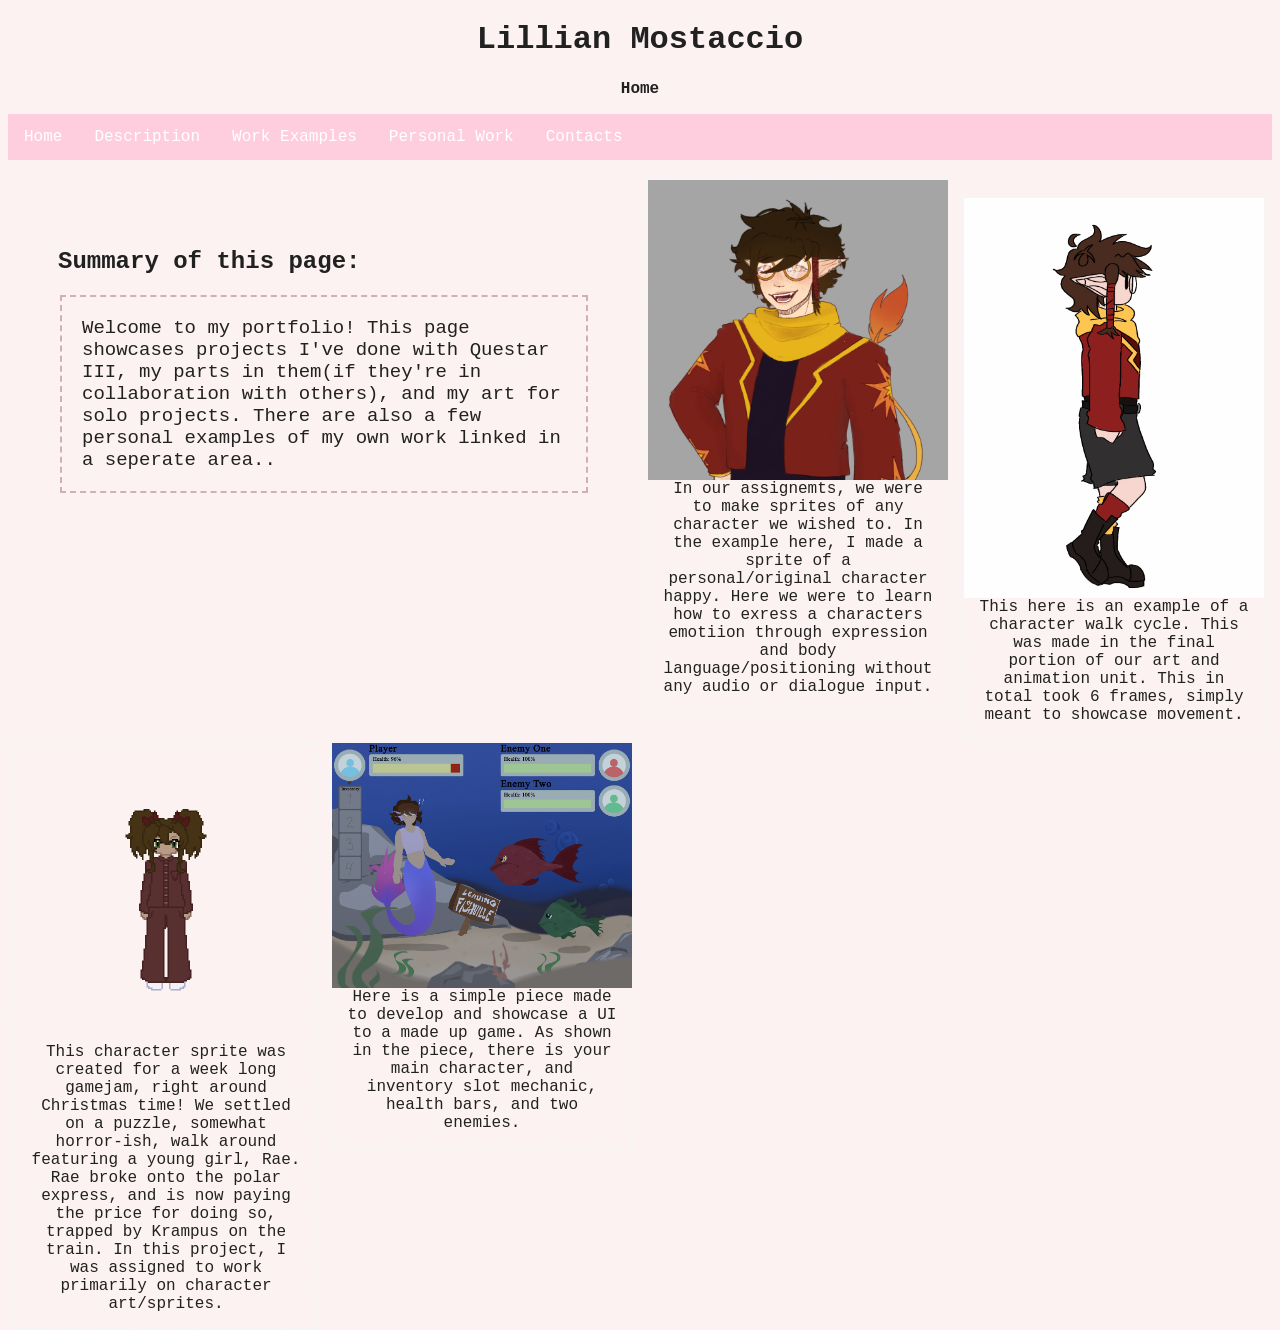
<file: index.html>
<!DOCTYPE html>
<html>
  <head lang="en">
    <title>Lillian Mostaccio' portfolio Main Page</title>
      <link rel="stylesheet" href="Style_Sheet.css">
  </head>
  <body>
      <h1 class="center">Lillian Mostaccio</h1>
      <p class="center"><b>Home</b>
      <ul>
         <li><a href="index.html">Home</a></li>
         <li><a href="description.html">Description</a></li>
         <li><a href="work-examples.html">Work Examples</a></li>
         <li><a href="personal-work.html">Personal Work</a></li>
         <li><a href="contacts.html">Contacts</a></li>
      </ul>
 
      <br>
      
      <div class="column">
          <h2>Summary of this page:</h2>
          <p class="box">Welcome to my portfolio! This page showcases projects I've done with Questar III, my parts in them(if they're in collaboration with others), and my art for solo projects. There are also a few personal examples of my own work linked in a seperate area..</p>
         </div>

         <div class="responsive">
          <div class="gallery">
           <a>
             <img src="images/Happy_Sorren.png.png" alt="HappySprite" width="600" height="400">
           </a>
          <div class="desc">In our assignemts, we were to make sprites of any character we wished to. In the example here, I made a sprite of a personal/original character happy. Here we were to learn how to exress a characters emotiion through expression and body language/positioning without any audio or dialogue input.</div>
        </div>
      </div>
          
          <br>
         
       <div class="responsive">
          <div class="gallery">
            <a>
              <img src="images/walk1(1).gif" alt="CharacterWalk" width="600" height="400">
            </a>
            <div class="desc">This here is an example of a character walk cycle. This was made in the final portion of our art and animation unit. This in total took 6 frames, simply meant to showcase movement.</div>
          </div>
        </div>
                  
          <br>

          <div class="responsive">
            <div class="gallery">
              <a>
                <img src="images/Rae_front_idle_new(1).gif" alt="RaeFrontIdle" width="600" height="400">
              </a>
              <div class="desc">This character sprite was created for a week long gamejam, right around Christmas time! We settled on a puzzle, somewhat horror-ish, walk around featuring a young girl, Rae. Rae broke onto the polar express, and is now paying the price for doing so, trapped by Krampus on the train. In this project, I was assigned to work primarily on character art/sprites. </div>
            </div>
          </div>

            <div class="responsive">
              <div class="gallery">
                <a>
                  <img src="images/4.2.png" alt="Game Screen Mockup" width="600" height="400">
                </a>
                <div class="desc">Here is a simple piece made to develop and showcase a UI to a made up game. As shown in the piece, there is your main character, and inventory slot mechanic, health bars, and two enemies.</div>
              </div>
          </div>


          
    </body>
</html>
</file>
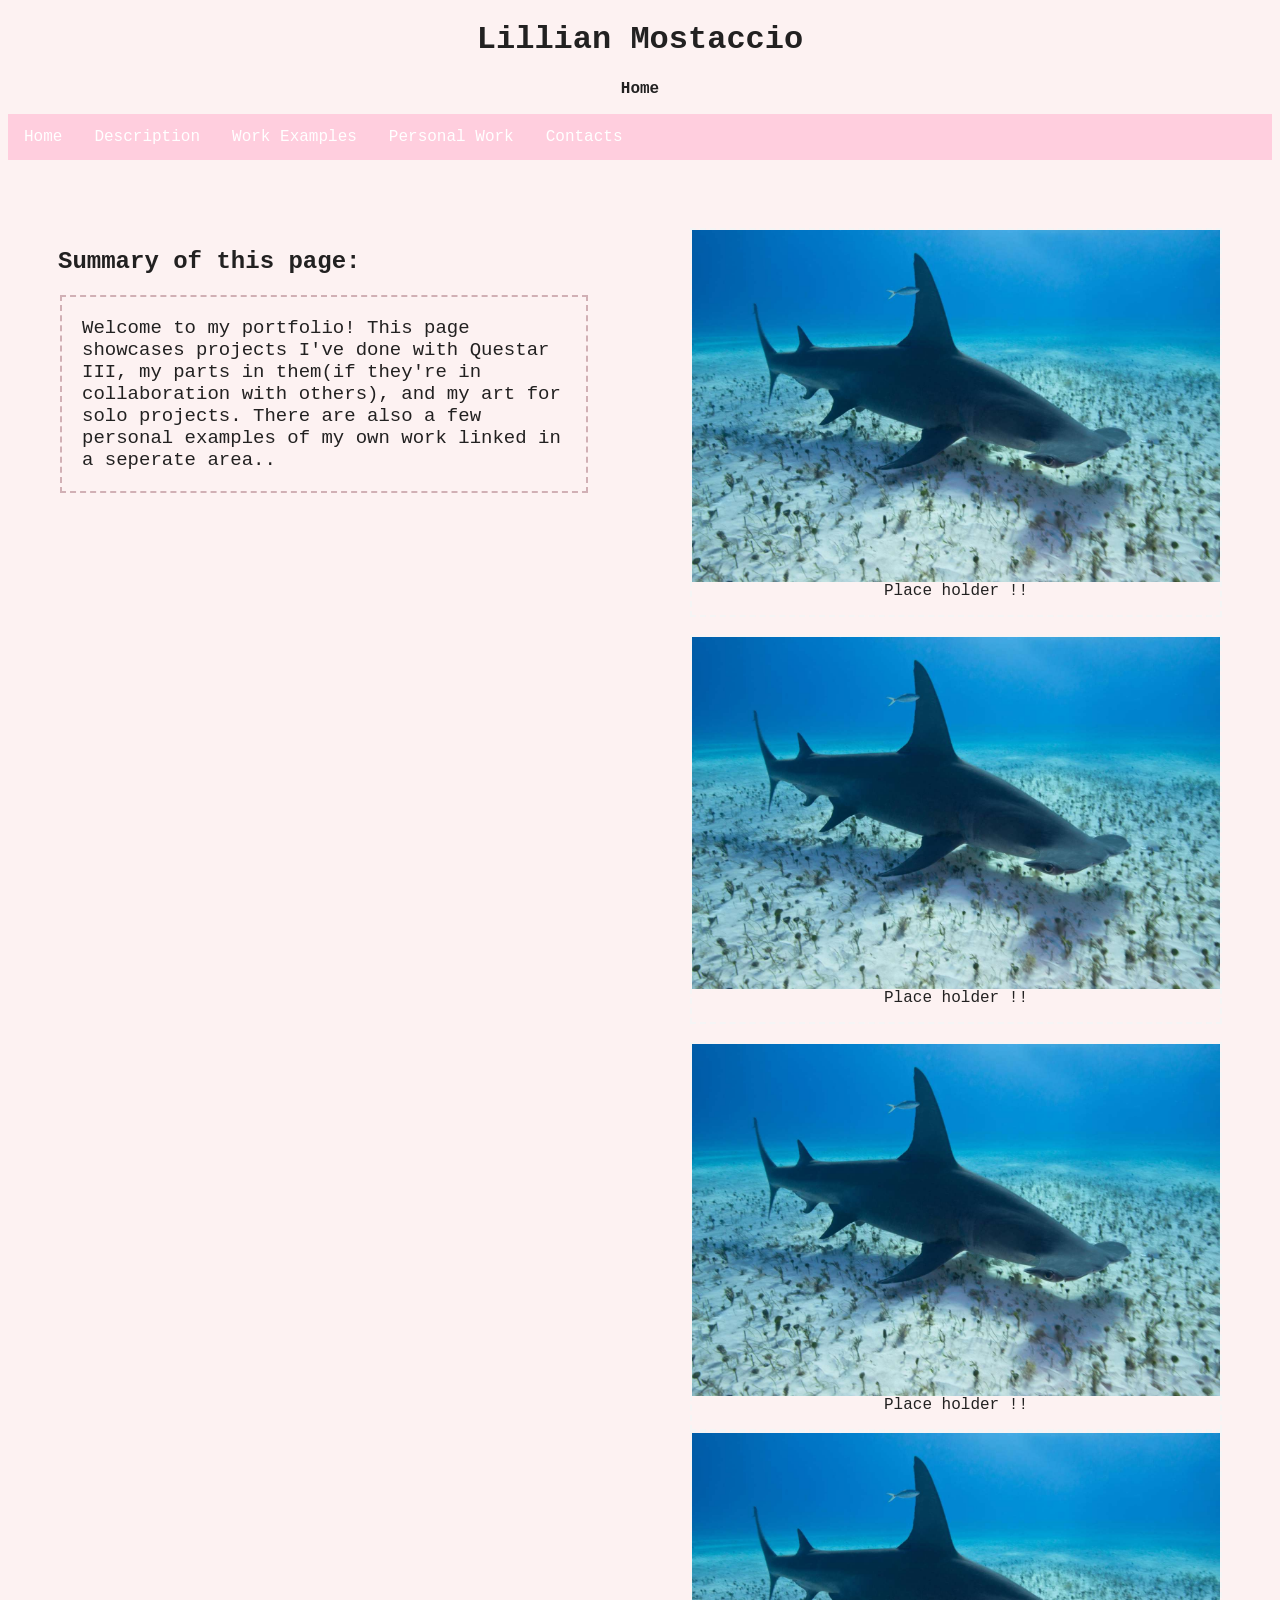
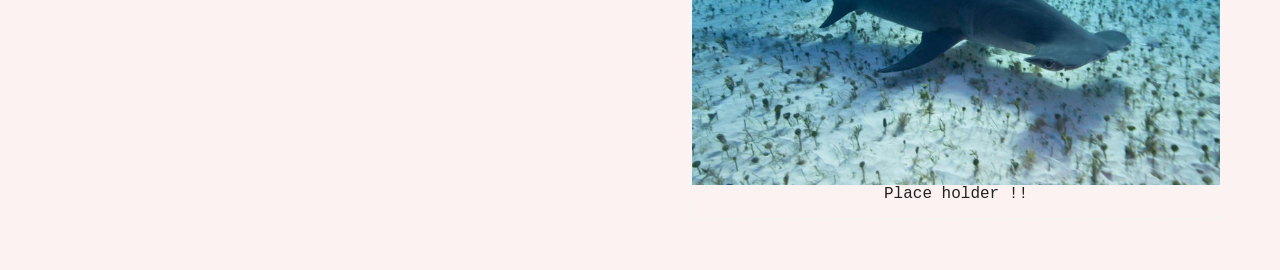
<file: Portfolio Website/index.html>
<!DOCTYPE html>
<html>
  <head lang="en">
    <title>Lillian Mostaccio' portfolio Main Page</title>
      <link rel="stylesheet" href="Style_Sheet.css">
  </head>
  <body>
      <h1 class="center">Lillian Mostaccio</h1>
      <p class="center"><b>Home</b>
      <ul>
         <li><a href="index.html">Home</a></li>
         <li><a href="description.html">Description</a></li>
         <li><a href="work-examples.html">Work Examples</a></li>
         <li><a href="personal-work.html">Personal Work</a></li>
         <li><a href="contacts.html">Contacts</a></li>
      </ul>
 
      <br>
      
      <div class="column">
          <h2>Summary of this page:</h2>
          <p class="box">Welcome to my portfolio! This page showcases projects I've done with Questar III, my parts in them(if they're in collaboration with others), and my art for solo projects. There are also a few personal examples of my own work linked in a seperate area..</p>
         </div>

         <div class="column">
          <div class="responsive2">
            <div class="gallery">
              <a target="_blank" href="images/hammer-head.jpg">
                <img src="images/hammer-head.jpg" alt="Cinque Terre" width="600" height="400">
              </a>
              <div class="desc">Place holder !!</div>
            </div>
          </div>
          
          <br>
         
          <div class="responsive2">
            <div class="gallery">
              <a target="_blank" href="images/hammer-head.jpg">
                <img src="images/hammer-head.jpg" alt="Cinque Terre" width="600" height="400">
              </a>
              <div class="desc">Place holder !!</div>
            </div>
          </div>
          
          <br>

          <div class="responsive2">
            <div class="gallery">
              <a target="_blank" href="images/hammer-head.jpg">
                <img src="images/hammer-head.jpg" alt="Cinque Terre" width="600" height="400">
              </a>
              <div class="desc">Place holder !!</div>
            </div>
          </div>

          <div class="responsive2">
            <div class="gallery">
              <a target="_blank" href="images/hammer-head.jpg">
                <img src="images/hammer-head.jpg" alt="Cinque Terre" width="600" height="400">
              </a>
              <div class="desc">Place holder !!</div>
            </div>
          </div>
          </div>


          
    </body>
</html>
</file>
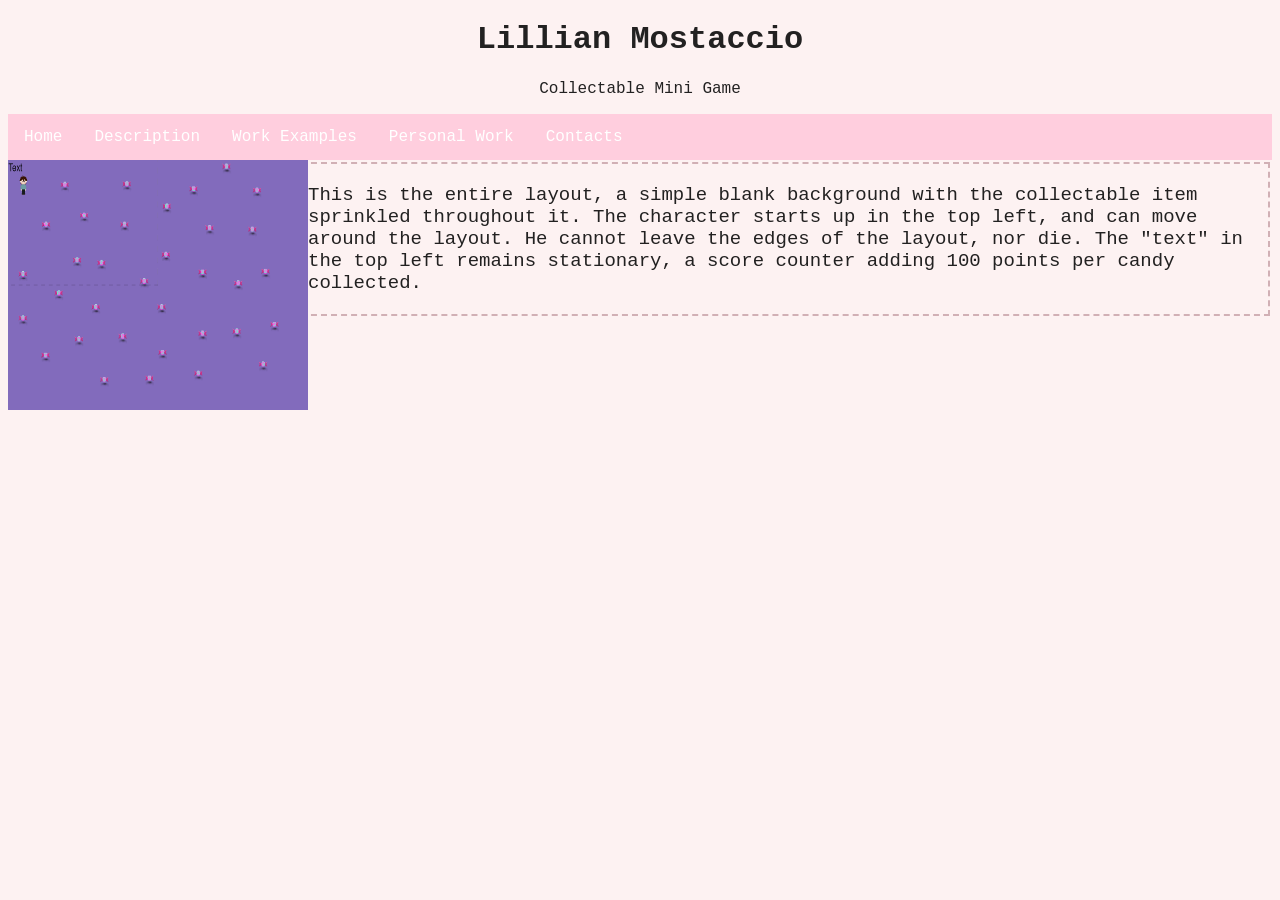
<file: Collectable.html>
<!DOCTYPE html>
<html>    
    <head>
        <link rel="stylesheet" href="Style_Sheet.css">
    </head>
        <body>
            <h1 class="center">Lillian Mostaccio</h1>
            <p class="center">Collectable Mini Game</p>
            <ul>
                <li><a href="Home.html">Home</a></li>
                <li><a href="description.html">Description</a></li>
                <li><a href="work-examples.html">Work Examples</a></li>
                <li><a href="personal-work.html">Personal Work</a></li>
                <li><a href="contacts.html">Contacts</a></li>
           </ul>

         <div class="clearfix">
           <img src="images/Layout.png" alt="Layout" width="300px" height="250px">
           <p class="descriptions">This is the entire layout, a simple blank background with the collectable item sprinkled throughout it. The character starts up in the top left, and can move around the layout. He cannot leave the edges of the layout, nor die. The "text" in the top left remains stationary, a score counter adding 100 points per candy collected.</p>
        </div>
        </body>
</html>
</file>
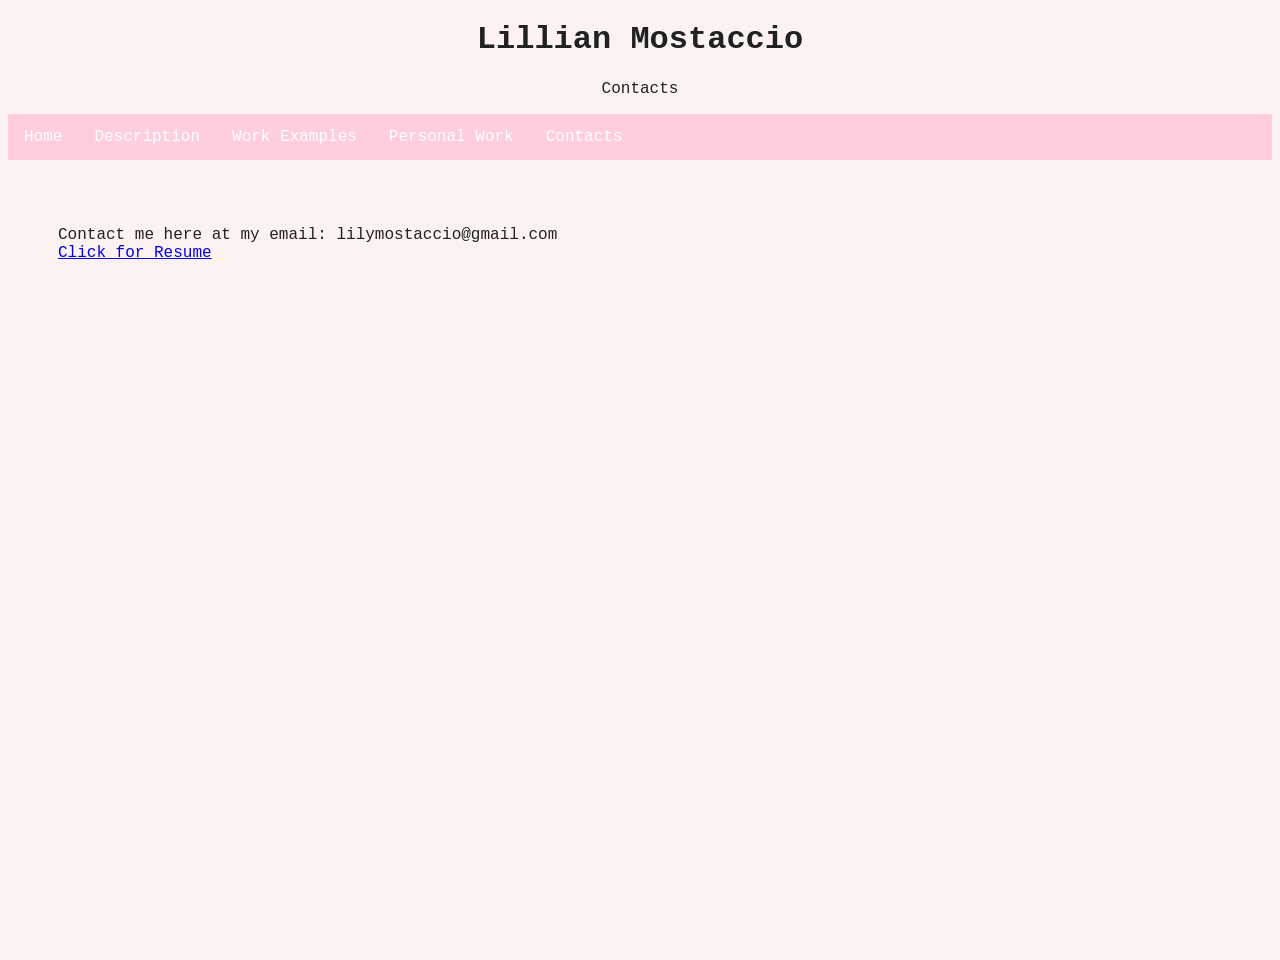
<file: contacts.html>
<!DOCTYPE html>
<html lang="en">
  <head>
    <title>Lillian Mostaccio' portfolio Contacts Page</title>
      <link rel="stylesheet" href="Style_Sheet.css">
  </head>
    <body>
        <h1 class="center">Lillian Mostaccio</h1>
        <p class="center">Contacts</p>
        <ul>
            <li><a href="index.html">Home</a></li>
            <li><a href="description.html">Description</a></li>
            <li><a href="work-examples.html">Work Examples</a></li>
            <li><a href="personal-work.html">Personal Work</a></li>
            <li><a href="contacts.html">Contacts</a></li>
          </ul>
          
            <p class="column">Contact me here at my email: lilymostaccio@gmail.com
                <br>
                <a href="https://docs.google.com/document/d/1er2MoMxpqmd6e6YoC8dGd00W49mmPfb8i03fbNG2Qgk/edit?tab=t.0">Click for Resume</a>
                <br>
                <iframe src="https://docs.google.com/forms/d/e/1FAIpQLSc1mFF3vcrpUPZbq64NCImBkZOX6iBnLFDld7WrCmq-4WhrIA/viewform?embedded=true" width="640" height="627" frameborder="0" marginheight="0" marginwidth="0">Loading…</iframe>
            </p>

    </body>
</html>
</file>
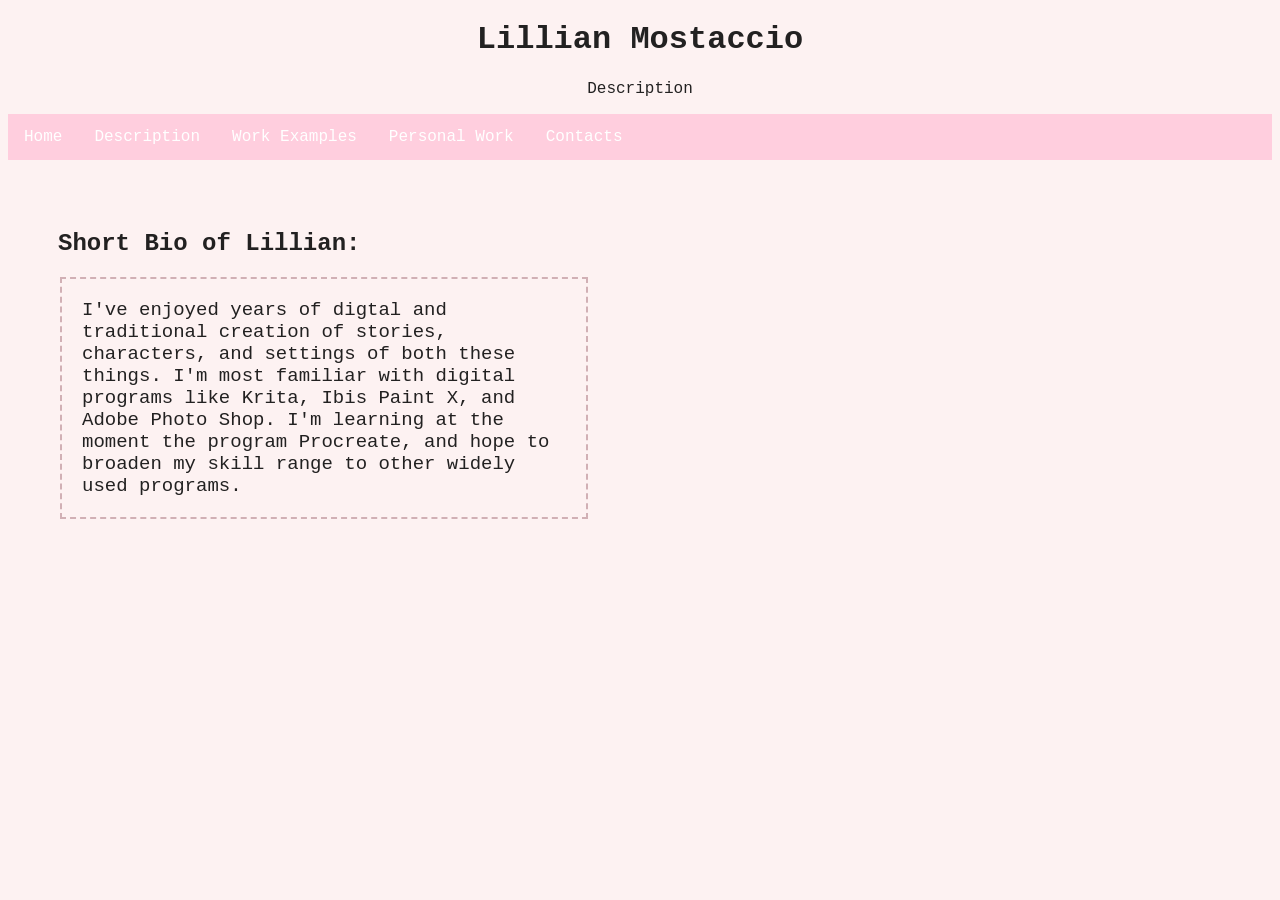
<file: description.html>
<!DOCTYPE html>
<html lang="en">
  <head>
    <title>Lillian Mostaccio' portfolio Summary Page</title>
      <link rel="stylesheet" href="Style_Sheet.css">
  </head>
    <body>
        <h1 class="center">Lillian Mostaccio</h1>
        <p class="center">Description</p>
        <ul>
            <li><a href="index.html">Home</a></li>
            <li><a href="description.html">Description</a></li>
            <li><a href="work-examples.html">Work Examples</a></li>
            <li><a href="personal-work.html">Personal Work</a></li>
            <li><a href="contacts.html">Contacts</a></li>
          </ul>
          
          <div class="column">
            <h2>Short Bio of Lillian:</h2>
            <p class="box">I've enjoyed years of digtal and traditional creation of stories, characters, and settings of both these things. I'm most familiar with digital programs like Krita, Ibis Paint X, and Adobe Photo Shop. I'm learning at the moment the program Procreate, and hope to broaden my skill range to other widely used programs. </p>
           </div>  

    </body>
</html>
</file>
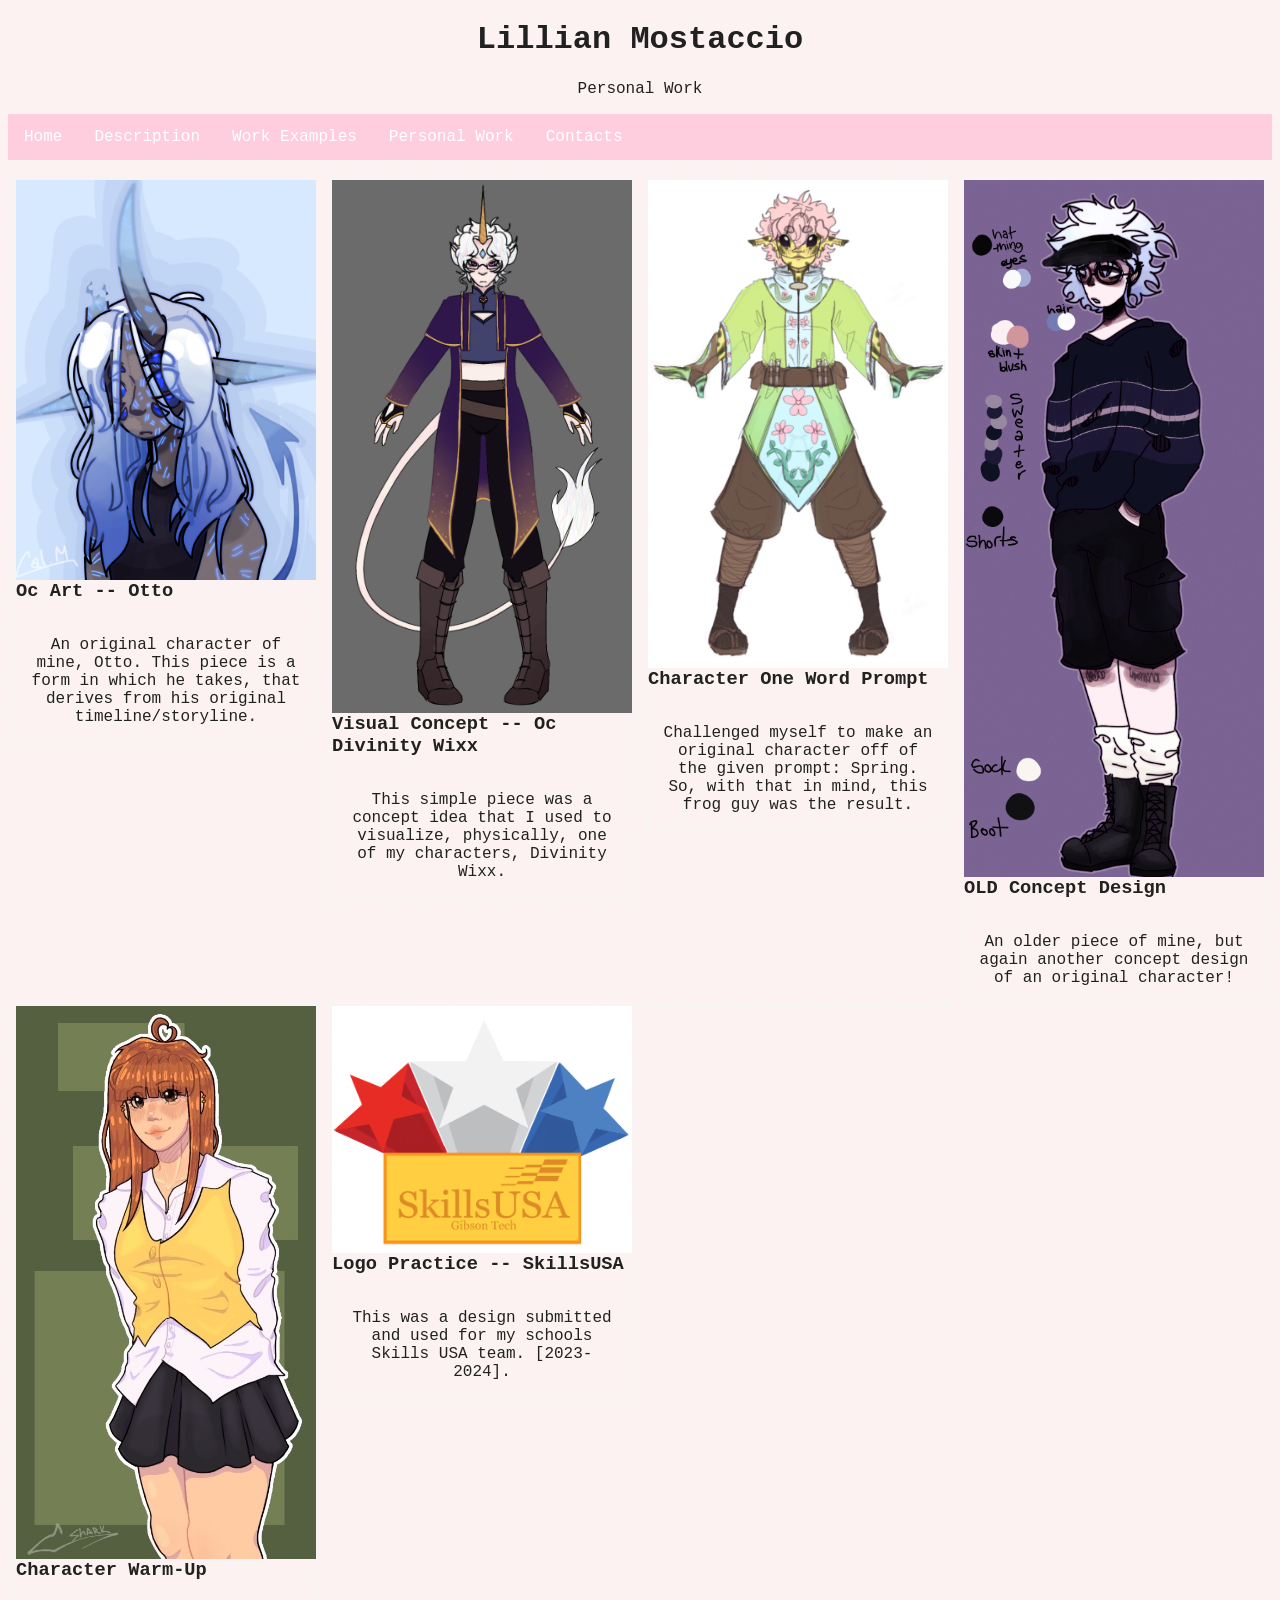
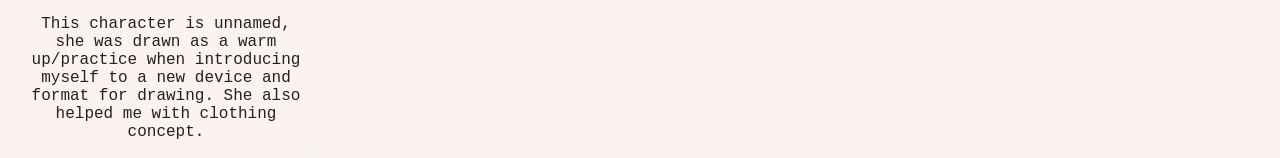
<file: personal-work.html>
<!DOCTYPE html>
<html lang="en">
  <head>
    <title>Lillian Mostaccio' portfolio Personal Work Examples</title>
      <link rel="stylesheet" href="Style_Sheet.css">
  </head>
    <body>
        <h1 class="center">Lillian Mostaccio</h1>
        <p class="center">Personal Work</p>
        <ul>
            <li><a href="index.html">Home</a></li>
            <li><a href="description.html">Description</a></li>
            <li><a href="work-examples.html">Work Examples</a></li>
            <li><a href="personal-work.html">Personal Work</a></li>
            <li><a href="contacts.html">Contacts</a></li>
          </ul>

          <br>
          
          <div class="responsive">
            <div class="gallery">
              <a>
                <img src="images/otto-v2.jpeg" alt="Otto second outcome" width="600" height="400">
              </a>
              <h3>Oc Art -- Otto</h3>
              <div class="desc">An original character of mine, Otto. This piece is a form in which he takes, that derives from his original timeline/storyline.</div>
            </div>
          </div>
          
          <div class="responsive">
            <div class="gallery">
              <a>
                <img src="images/oc-concept.jpeg" alt="Character Concept" width="600" height="400">
              </a>
              <h3>Visual Concept -- Oc Divinity Wixx</h3>
              <div class="desc">This simple piece was a concept idea that I used to visualize, physically, one of my characters, Divinity Wixx.</div>
            </div>
          </div>
          
          <div class="responsive">
            <div class="gallery">
              <a>
                <img src="images/FrogGuy.jpeg" alt="FrogFella" width="600" height="400">
              </a>
              <h3>Character One Word Prompt</h3>
              <div class="desc">Challenged myself to make an original character off of the given prompt: Spring. So, with that in mind, this frog guy was the result.</div>
            </div>
          </div>

          <div class="responsive">
            <div class="gallery">
              <a>
                <img src="images/Flurry.jpeg" alt="Flurry" width="600" height="400">
              </a>
              <h3>OLD Concept Design</h3>
              <div class="desc">An older piece of mine, but again another concept design of an original character!</div>
            </div>
          </div>

          <div class="responsive">
            <div class="gallery">
              <a>
                <img src="images/RandomDrawing.jpeg" alt="DrawingOfGirl" width="600" height="400">
              </a>
              <h3>Character Warm-Up</h3>
              <div class="desc">This character is unnamed, she was drawn as a warm up/practice when introducing myself to a new device and format for drawing. She also helped me with clothing concept.</div>
            </div>
          </div>

          <div class="responsive">
            <div class="gallery">
              <a>
                <img src="images/skills_logo.png" alt="LogoDesign" width="600" height="400">
              </a>
              <h3>Logo Practice -- SkillsUSA</h3>
              <div class="desc">This was a design submitted and used for my schools Skills USA team. [2023-2024].</div>
            </div>
          </div>

          <div class="responsive">
            <div class="gallery">
              <a>


    </body>
</html>
</file>
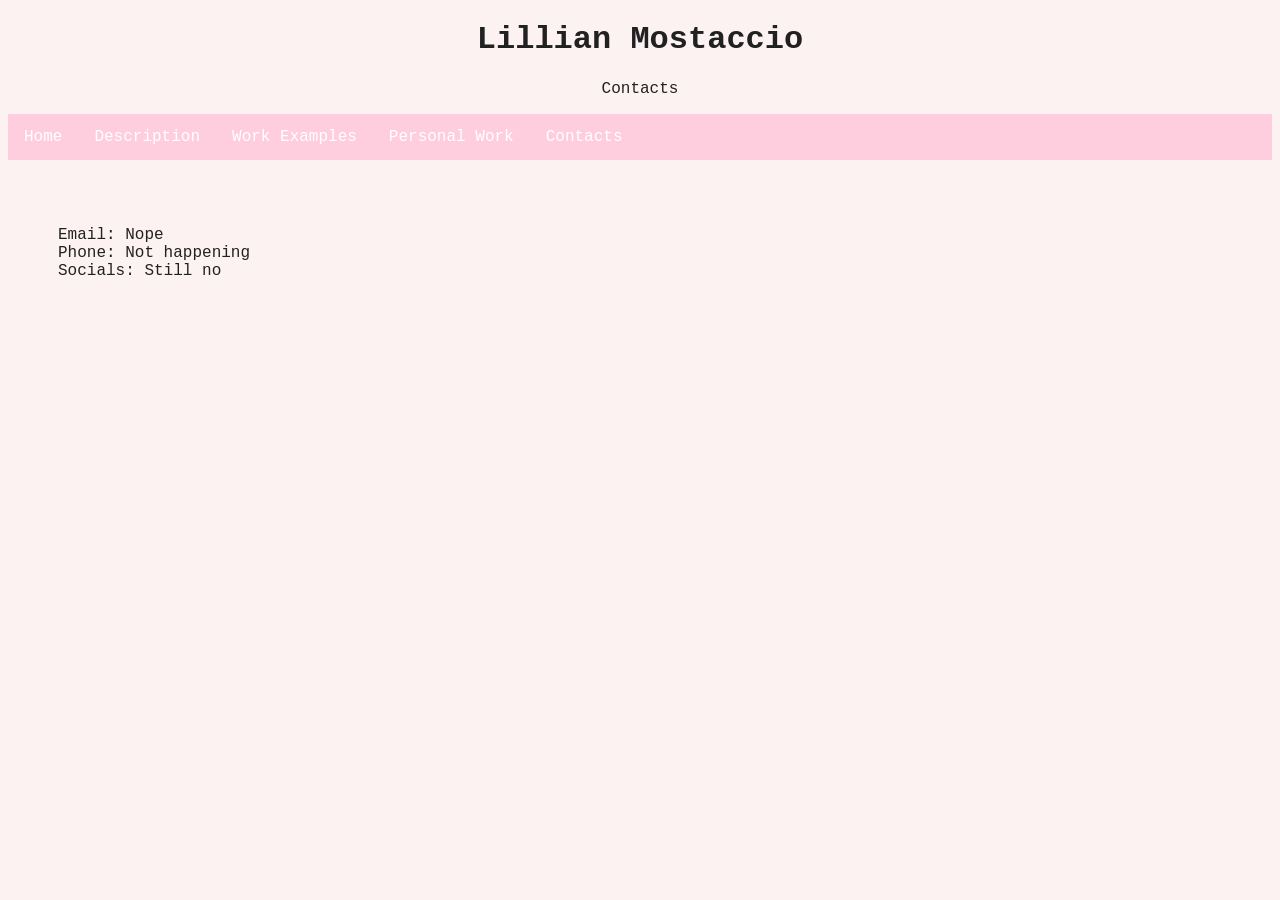
<file: Portfolio Website/contacts.html>
<!DOCTYPE html>
<html lang="en">
  <head>
    <title>Lillian Mostaccio' portfolio Contacts Page</title>
      <link rel="stylesheet" href="Style_Sheet.css">
  </head>
    <body>
        <h1 class="center">Lillian Mostaccio</h1>
        <p class="center">Contacts</p>
        <ul>
            <li><a href="index.html">Home</a></li>
            <li><a href="description.html">Description</a></li>
            <li><a href="work-examples.html">Work Examples</a></li>
            <li><a href="personal-work.html">Personal Work</a></li>
            <li><a href="contacts.html">Contacts</a></li>
          </ul>
          
            <p class="column">Email: Nope
                <br>
              Phone: Not happening
                <br>
              Socials: Still no
            </p>

    </body>
</html>
</file>
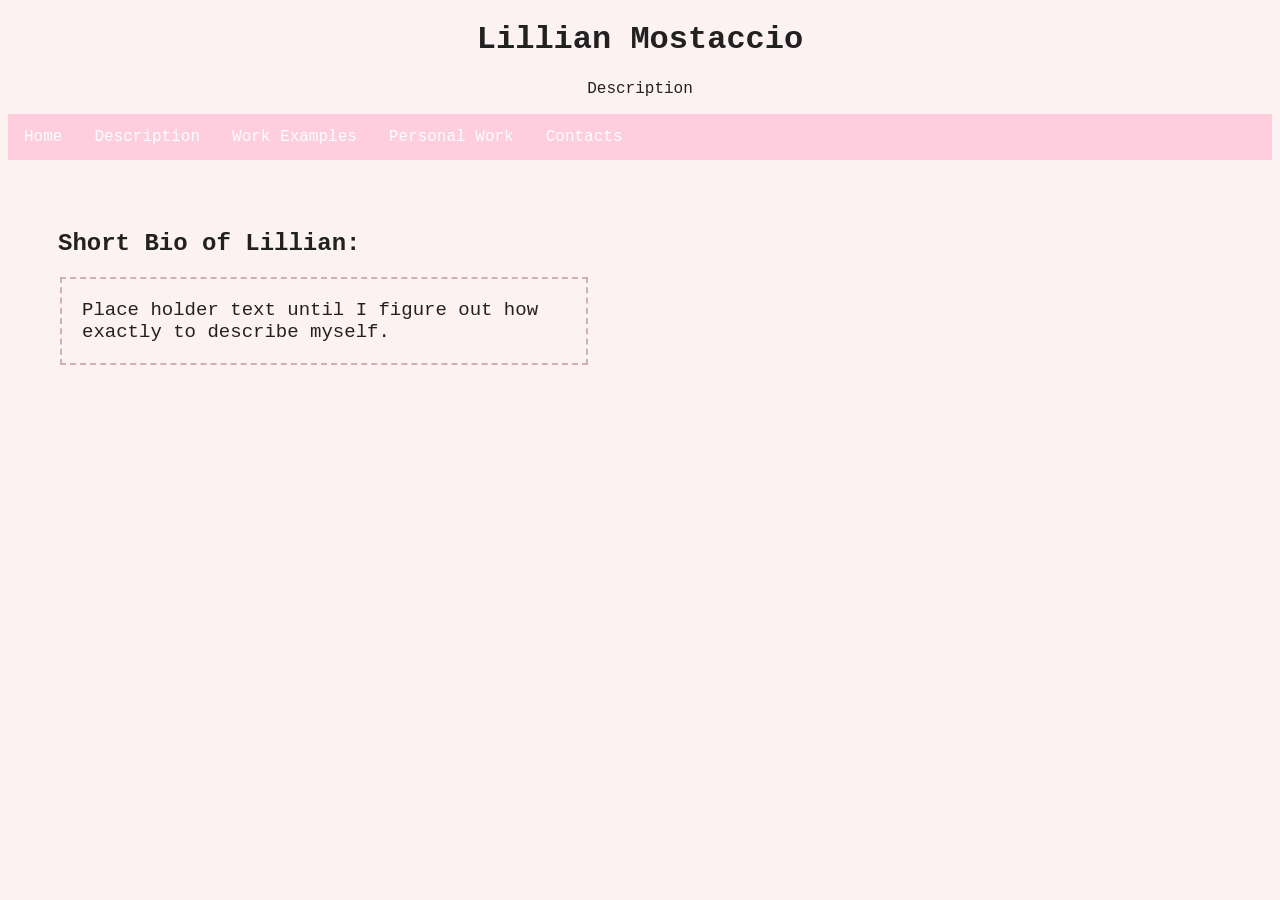
<file: Portfolio Website/description.html>
<!DOCTYPE html>
<html lang="en">
  <head>
    <title>Lillian Mostaccio' portfolio Summary Page</title>
      <link rel="stylesheet" href="Style_Sheet.css">
  </head>
    <body>
        <h1 class="center">Lillian Mostaccio</h1>
        <p class="center">Description</p>
        <ul>
            <li><a href="index.html">Home</a></li>
            <li><a href="description.html">Description</a></li>
            <li><a href="work-examples.html">Work Examples</a></li>
            <li><a href="personal-work.html">Personal Work</a></li>
            <li><a href="contacts.html">Contacts</a></li>
          </ul>
          
          <div class="column">
            <h2>Short Bio of Lillian:</h2>
            <p class="box">Place holder text until I figure out how exactly to describe myself.</p>
           </div>  

    </body>
</html>
</file>
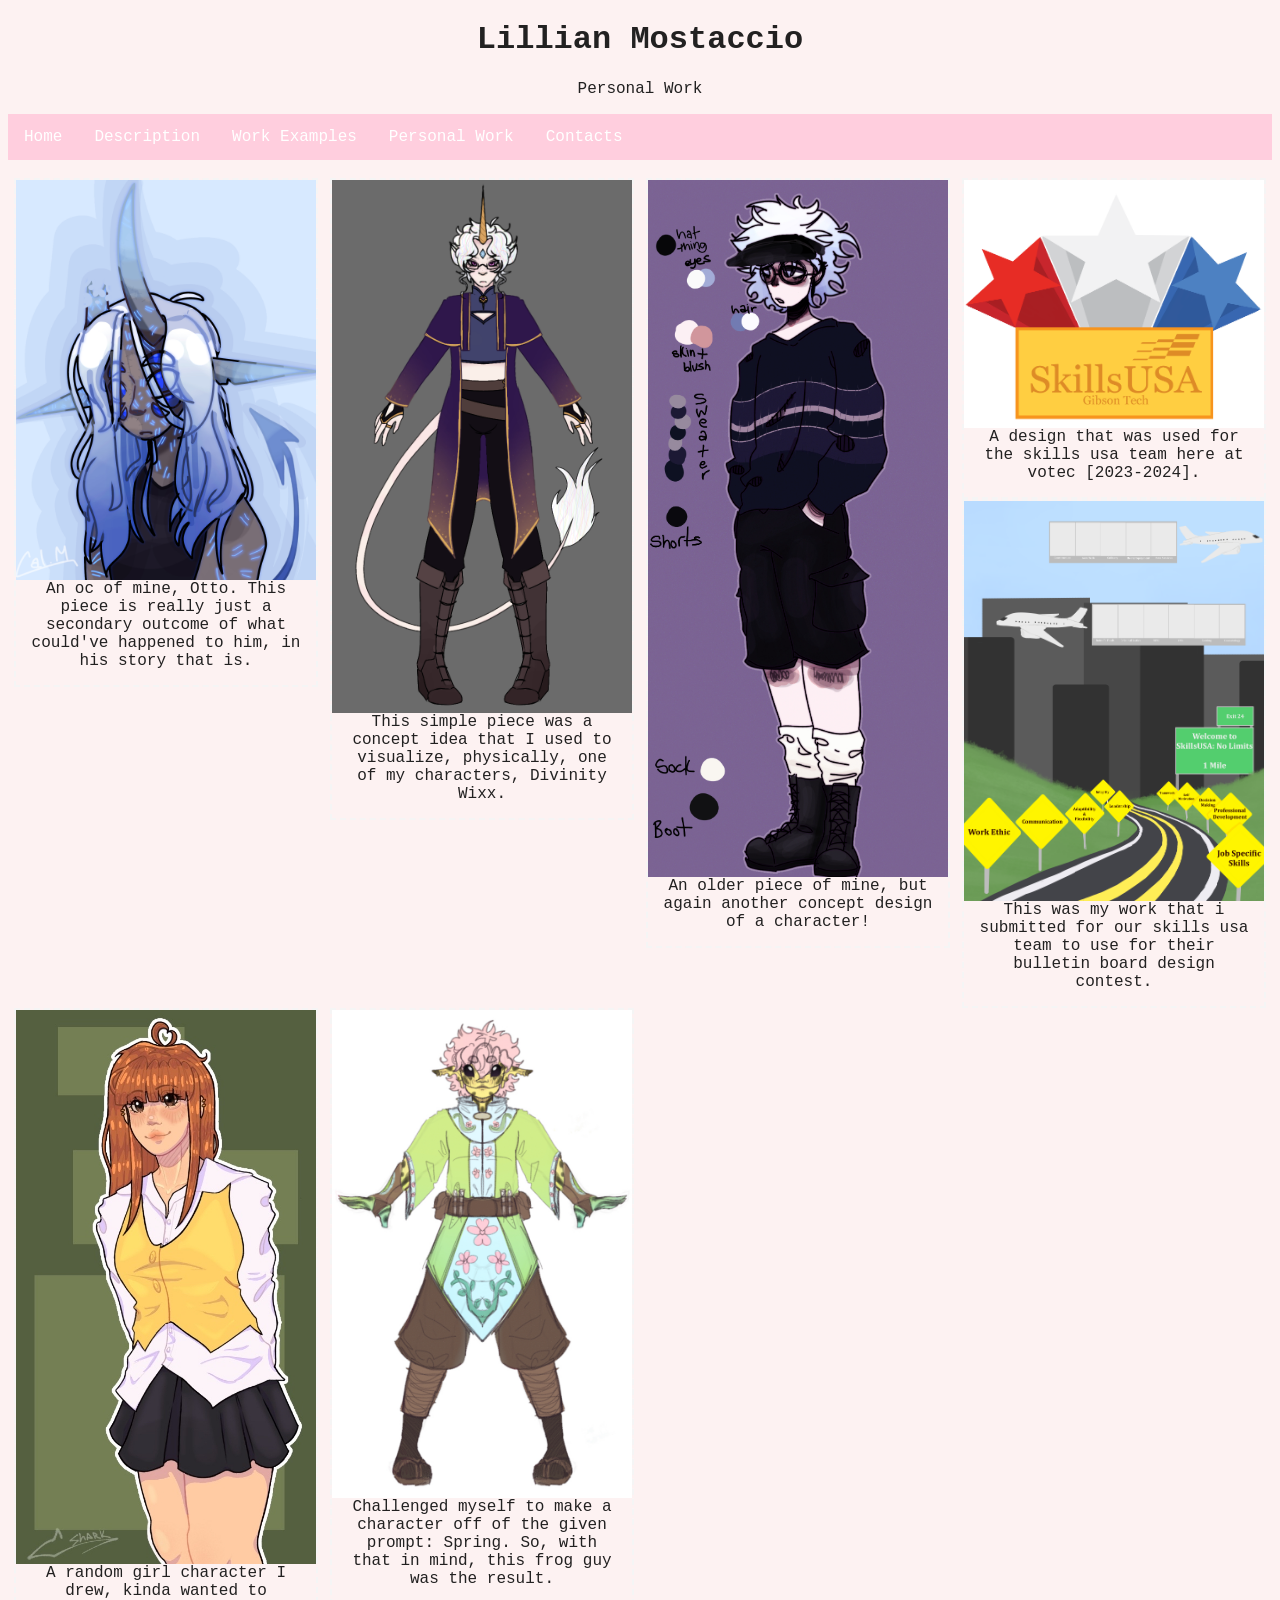
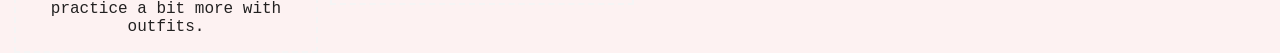
<file: Portfolio Website/personal-work.html>
<!DOCTYPE html>
<html lang="en">
  <head>
    <title>Lillian Mostaccio' portfolio Personal Work Examples</title>
      <link rel="stylesheet" href="Style_Sheet.css">
  </head>
    <body>
        <h1 class="center">Lillian Mostaccio</h1>
        <p class="center">Personal Work</p>
        <ul>
            <li><a href="index.html">Home</a></li>
            <li><a href="description.html">Description</a></li>
            <li><a href="work-examples.html">Work Examples</a></li>
            <li><a href="personal-work.html">Personal Work</a></li>
            <li><a href="contacts.html">Contacts</a></li>
          </ul>

          <br>
          
          <div class="responsive">
            <div class="gallery">
              <a>
                <img src="images/otto-v2.jpeg" alt="Otto second outcome" width="600" height="400">
              </a>
              <div class="desc">An oc of mine, Otto. This piece is really just a secondary outcome of what could've happened to him, in his story that is.</div>
            </div>
          </div>
          
          <div class="responsive">
            <div class="gallery">
              <a>
                <img src="images/oc-concept.jpeg" alt="Character Concept" width="600" height="400">
              </a>
              <div class="desc">This simple piece was a concept idea that I used to visualize, physically, one of my characters, Divinity Wixx.</div>
            </div>
          </div>
          
          <div class="responsive">
            <div class="gallery">
              <a>
                <img src="images/Flurry.jpeg" alt="Flurry" width="600" height="400">
              </a>
              <div class="desc">An older piece of mine, but again another concept design of a character!</div>
            </div>
          </div>

          <div class="responsive">
            <div class="gallery">
              <a>
                <img src="images/skills_logo.png" alt="LogoDesign" width="600" height="400">
              </a>
              <div class="desc">A design that was used for the skills usa team here at votec [2023-2024].</div>
            </div>
          </div>

          <div class="responsive">
            <div class="gallery">
              <a>
                <img src="images/Board_design.png" alt="BoardDesign" width="600" height="400">
              </a>
              <div class="desc">This was my work that i submitted for our skills usa team to use for their bulletin board design contest.</div>
            </div>
          </div>

          <div class="responsive">
            <div class="gallery">
              <a>
                <img src="images/RandomDrawing.jpeg" alt="DrawingOfGirl" width="600" height="400">
              </a>
              <div class="desc">A random girl character I drew, kinda wanted to practice a bit more with outfits.</div>
            </div>
          </div>

          <div class="responsive">
            <div class="gallery">
              <a>
                <img src="images/FrogGuy.jpeg" alt="FrogFella" width="600" height="400">
              </a>
              <div class="desc">Challenged myself to make a character off of the given prompt: Spring. So, with that in mind, this frog guy was the result.</div>
            </div>
          </div>

    </body>
</html>
</file>
<file: Style_Sheet.css>
body {
    background-color: rgb(253, 242, 242);
    font-family: "Courier New", Courier, monospace;
    color: rgb(34, 33, 33); 
}

ul {
    list-style-type: none;
    margin: 0;
    padding: 0;
    overflow: hidden;
    background-color: #ffcede;
  }

li {
    float: left;
  }

li a {
    display: block;
    color: rgb(255, 255, 255);
    text-align: center;
    padding: 14px 16px;
    text-decoration: none;
  }

li a:hover {
    background-color: #fdbcda;
  }

.center {
    text-align: center;
  } 

div.gallery {
  border: 2px dashed;
  border-color: whitesmoke;
}

div.gallery:hover {
  border: 2px dashed;
  border-color: rgb(236, 187, 203);
}

div.gallery img {
  width: 100%;
  height: auto;
}

div.desc {
  padding: 15px;
  text-align: center;
}

* {
  box-sizing: border-box;
}

.responsive {
  padding: 0 6px;
  float: left;
  width: 25%;
}

@media only screen and (max-width: 700px) {
  .responsive {
    width: 49.99999%;
    margin: 6px 0;
  }
}

@media only screen and (max-width: 500px) {
  .responsive {
    width: 100%;
  }
} 

.responsive2 {
  float: none;
  clear: right;
}

/* @media only screen and (max-width: 700px) {
  .responsive2 {
    width: 49.99999%;
    margin: 6px 0;
  }
}

@media only screen and (max-width: 500px) {
  .responsive2 {
    width: 100%;
  }
} 
*/

.column {
  float: left;
  width: 50%;
  padding: 50px;
}

@media screen and (max-width: 800px) {
  .column {
    float: none;
    width: 100%;
  }
}

.box {
  max-width: 1200px;
  border: 2px dashed rgb(209, 176, 181);
  padding: 20px;
  margin: 2px;
  font-size: 19px;
} 

img {
  float: left;
} 

.descriptions {
  border: 2px dashed rgb(209, 176, 181);
  padding: 20px;
  margin: 2px;
  font-size: 19px;
}

.clearfix {
  overflow: auto;
}
</file>
<file: Portfolio Website/Style_Sheet.css>
body {
    background-color: rgb(253, 242, 242);
    font-family: "Courier New", Courier, monospace;
    color: rgb(34, 33, 33); 
}

ul {
    list-style-type: none;
    margin: 0;
    padding: 0;
    overflow: hidden;
    background-color: #ffcede;
  }

li {
    float: left;
  }

li a {
    display: block;
    color: rgb(255, 255, 255);
    text-align: center;
    padding: 14px 16px;
    text-decoration: none;
  }

li a:hover {
    background-color: #fdbcda;
  }

.center {
    text-align: center;
  } 

div.gallery {
  border: 2px dashed;
  border-color: whitesmoke;
}

div.gallery:hover {
  border: 2px dashed;
  border-color: rgb(236, 187, 203);
}

div.gallery img {
  width: 100%;
  height: auto;
}

div.desc {
  padding: 15px;
  text-align: center;
}

* {
  box-sizing: border-box;
}

.responsive {
  padding: 0 6px;
  float: left;
  width: 25%;
}

@media only screen and (max-width: 700px) {
  .responsive {
    width: 49.99999%;
    margin: 6px 0;
  }
}

@media only screen and (max-width: 500px) {
  .responsive {
    width: 100%;
  }
} 

.responsive2 {
  float: none;
  clear: right;
}

/* @media only screen and (max-width: 700px) {
  .responsive2 {
    width: 49.99999%;
    margin: 6px 0;
  }
}

@media only screen and (max-width: 500px) {
  .responsive2 {
    width: 100%;
  }
} 
*/

.column {
  float: left;
  width: 50%;
  padding: 50px;
}

@media screen and (max-width: 800px) {
  .column {
    float: none;
    width: 100%;
  }
}

.box {
  max-width: 1200px;
  border: 2px dashed rgb(209, 176, 181);
  padding: 20px;
  margin: 2px;
  font-size: 19px;
} 

img {
  float: left;
} 

.descriptions {
  border: 2px dashed rgb(209, 176, 181);
  padding: 20px;
  margin: 2px;
  font-size: 19px;
}

.clearfix {
  overflow: auto;
}
</file>
